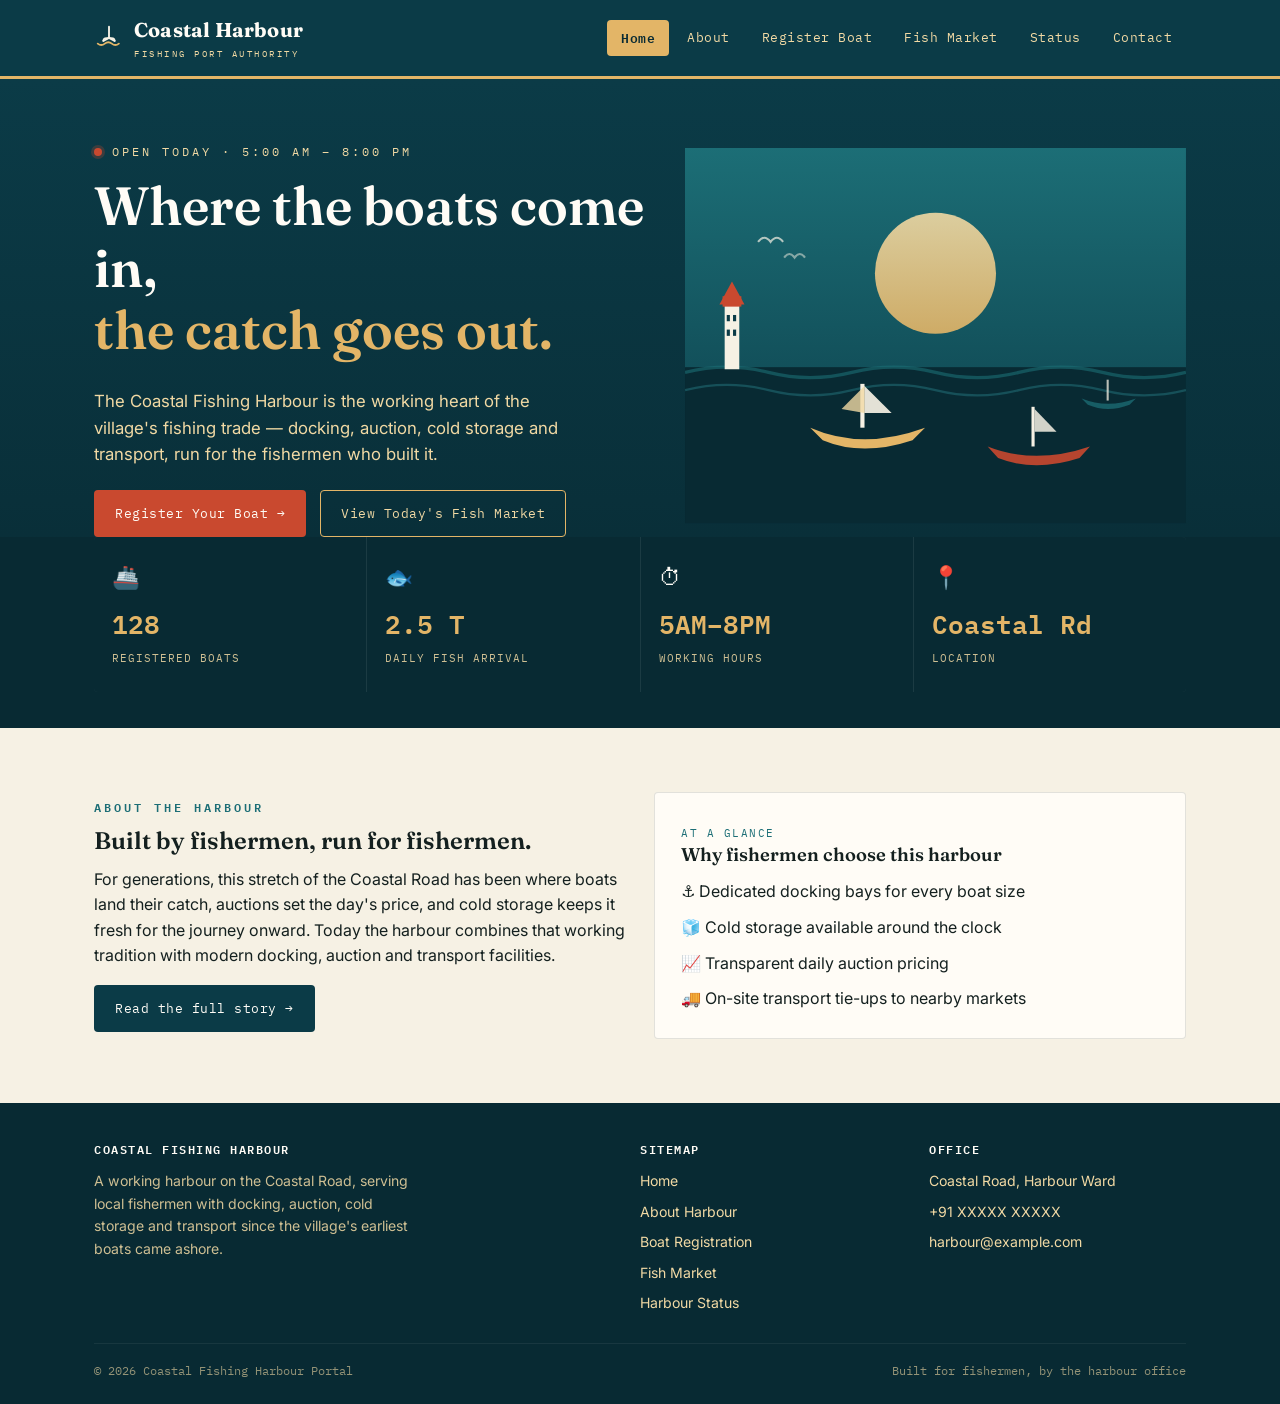
<file: index.html>
<!DOCTYPE html>
<html lang="en">
<head>
<meta charset="UTF-8">
<meta name="viewport" content="width=device-width, initial-scale=1.0">
<title>Coastal Fishing Harbour Portal</title>
<meta name="description" content="Official portal for the Coastal Fishing Harbour — boat registration, daily fish market prices, and live harbour status.">
<link rel="stylesheet" href="style.css">
</head>
<body>

<header class="site-header" id="site-header"></header>

<section class="hero">
  <div class="hero-inner">
    <div>
      <span class="hero-eyebrow">Open today &middot; 5:00 AM – 8:00 PM</span>
      <h1>Where the boats come in,<br><em>the catch goes out.</em></h1>
      <p class="lead">The Coastal Fishing Harbour is the working heart of the village's fishing trade — docking, auction, cold storage and transport, run for the fishermen who built it.</p>
      <div class="hero-ctas">
        <a href="register.html" class="btn btn-primary">Register Your Boat &rarr;</a>
        <a href="market.html" class="btn btn-outline">View Today's Fish Market</a>
      </div>
    </div>
    <div>
      <!-- Hero illustration: harbour at golden hour -->
      <svg class="hero-art" viewBox="0 0 480 360" xmlns="http://www.w3.org/2000/svg">
        <defs>
          <linearGradient id="sky" x1="0" y1="0" x2="0" y2="1">
            <stop offset="0%" stop-color="#1C6E76"/>
            <stop offset="100%" stop-color="#0B3B47"/>
          </linearGradient>
          <linearGradient id="sun" x1="0" y1="0" x2="0" y2="1">
            <stop offset="0%" stop-color="#F1D9A4"/>
            <stop offset="100%" stop-color="#E3B567"/>
          </linearGradient>
        </defs>
        <rect width="480" height="360" fill="url(#sky)"/>
        <circle cx="240" cy="120" r="58" fill="url(#sun)" opacity="0.9"/>
        <!-- distant water bands -->
        <rect y="210" width="480" height="150" fill="#082A33"/>
        <path d="M0 215 Q40 205 80 215 T160 215 T240 215 T320 215 T400 215 T480 215" stroke="#1C6E76" stroke-width="3" fill="none" opacity="0.6"/>
        <path d="M0 232 Q40 222 80 232 T160 232 T240 232 T320 232 T400 232 T480 232" stroke="#2C8A92" stroke-width="2" fill="none" opacity="0.4"/>
        <!-- lighthouse -->
        <g>
          <rect x="38" y="150" width="14" height="62" fill="#F6F1E4"/>
          <rect x="36" y="142" width="18" height="10" fill="#C9492F"/>
          <polygon points="33,150 57,150 45,128" fill="#C9492F"/>
          <rect x="40" y="160" width="3" height="6" fill="#0B3B47"/>
          <rect x="46" y="160" width="3" height="6" fill="#0B3B47"/>
          <rect x="40" y="174" width="3" height="6" fill="#0B3B47"/>
          <rect x="46" y="174" width="3" height="6" fill="#0B3B47"/>
        </g>
        <!-- boat 1 (foreground) -->
        <g>
          <path d="M120 268 Q170 290 230 268 L218 280 Q170 296 132 280 Z" fill="#E3B567"/>
          <rect x="168" y="226" width="4" height="42" fill="#F6F1E4"/>
          <path d="M172 228 L172 254 L198 254 Z" fill="#F6F1E4" opacity="0.92"/>
          <path d="M172 228 L172 254 L150 250 Z" fill="#F1D9A4" opacity="0.8"/>
        </g>
        <!-- boat 2 -->
        <g>
          <path d="M290 286 Q335 304 388 286 L378 297 Q335 311 300 297 Z" fill="#C9492F" opacity="0.9"/>
          <rect x="332" y="248" width="3" height="38" fill="#F6F1E4"/>
          <path d="M335 250 L335 272 L356 272 Z" fill="#F6F1E4" opacity="0.85"/>
        </g>
        <!-- boat 3 (small, distant) -->
        <g opacity="0.75">
          <path d="M380 240 Q405 250 432 240 L426 246 Q405 254 386 246 Z" fill="#1C6E76"/>
          <rect x="404" y="222" width="2" height="20" fill="#F6F1E4"/>
        </g>
        <!-- gulls -->
        <path d="M70 90 q6 -8 12 0 q6 -8 12 0" stroke="#F6F1E4" stroke-width="2" fill="none" opacity="0.7"/>
        <path d="M95 105 q5 -7 10 0 q5 -7 10 0" stroke="#F6F1E4" stroke-width="2" fill="none" opacity="0.5"/>
      </svg>
    </div>
  </div>

  <div class="stat-strip">
    <div class="container">
      <div class="stat-grid">
        <div class="stat-card">
          <span class="stat-icon">🚢</span>
          <span class="stat-value mono">128</span>
          <span class="stat-label">Registered Boats</span>
        </div>
        <div class="stat-card">
          <span class="stat-icon">🐟</span>
          <span class="stat-value mono">2.5 T</span>
          <span class="stat-label">Daily Fish Arrival</span>
        </div>
        <div class="stat-card">
          <span class="stat-icon">⏱</span>
          <span class="stat-value mono">5AM–8PM</span>
          <span class="stat-label">Working Hours</span>
        </div>
        <div class="stat-card">
          <span class="stat-icon">📍</span>
          <span class="stat-value mono">Coastal Rd</span>
          <span class="stat-label">Location</span>
        </div>
      </div>
    </div>
  </div>
</section>

<section class="section">
  <div class="container grid-2" style="align-items:center;">
    <div>
      <span class="section-eyebrow">About the harbour</span>
      <h2>Built by fishermen, run for fishermen.</h2>
      <p>For generations, this stretch of the Coastal Road has been where boats land their catch, auctions set the day's price, and cold storage keeps it fresh for the journey onward. Today the harbour combines that working tradition with modern docking, auction and transport facilities.</p>
      <a href="about.html" class="btn btn-dark">Read the full story &rarr;</a>
    </div>
    <div class="card">
      <span class="card-tag">At a glance</span>
      <h3>Why fishermen choose this harbour</h3>
      <ul style="list-style:none; padding:0; margin:14px 0 0; display:flex; flex-direction:column; gap:10px;">
        <li>⚓ Dedicated docking bays for every boat size</li>
        <li>🧊 Cold storage available around the clock</li>
        <li>📈 Transparent daily auction pricing</li>
        <li>🚚 On-site transport tie-ups to nearby markets</li>
      </ul>
    </div>
  </div>
</section>

<footer class="site-footer" id="site-footer"></footer>
<script src="script.js"></script>
</body>
</html>
</file>
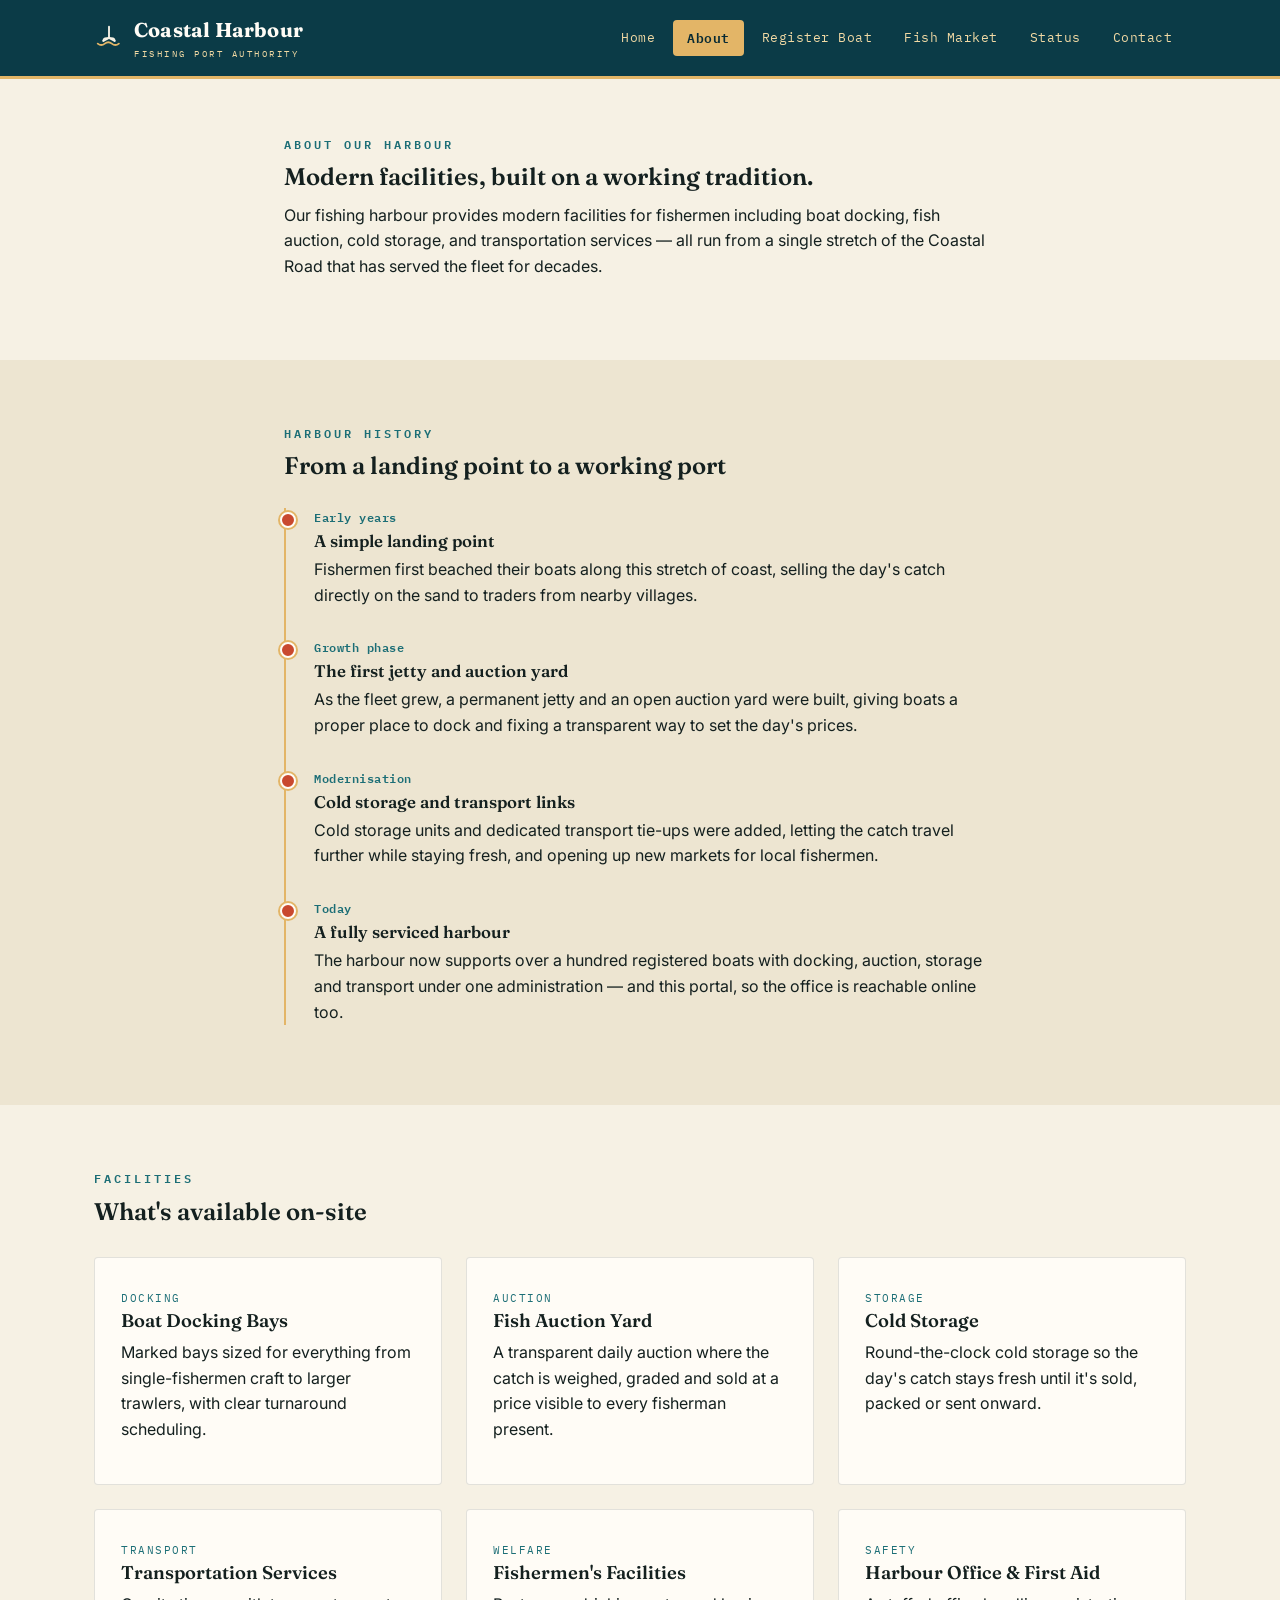
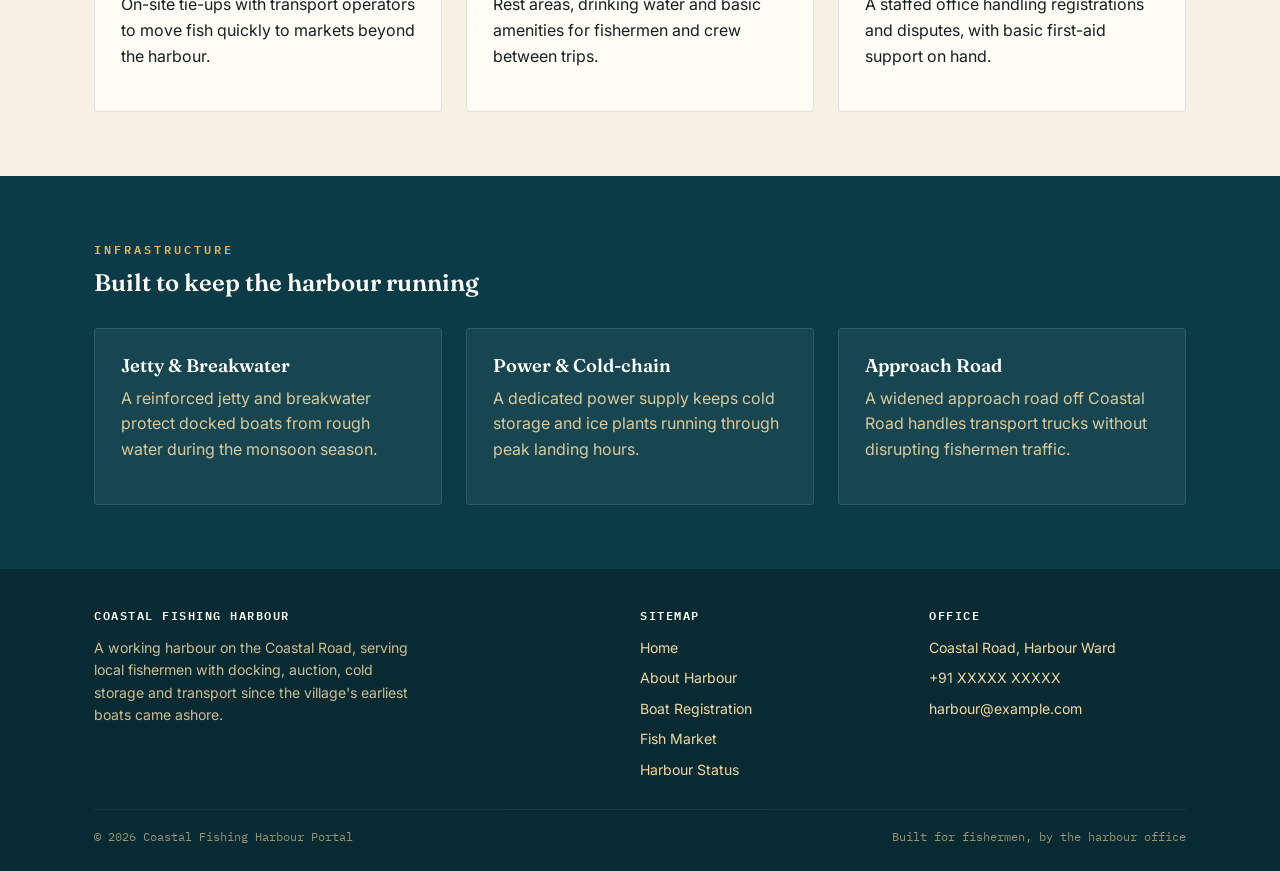
<file: about.html>
<!DOCTYPE html>
<html lang="en">
<head>
<meta charset="UTF-8">
<meta name="viewport" content="width=device-width, initial-scale=1.0">
<title>About the Harbour — Coastal Fishing Harbour Portal</title>
<link rel="stylesheet" href="style.css">
</head>
<body>

<header class="site-header" id="site-header"></header>

<section class="section" style="padding-top:56px;">
  <div class="container" style="max-width:760px;">
    <span class="section-eyebrow">About our harbour</span>
    <h2>Modern facilities, built on a working tradition.</h2>
    <p>Our fishing harbour provides modern facilities for fishermen including boat docking, fish auction, cold storage, and transportation services — all run from a single stretch of the Coastal Road that has served the fleet for decades.</p>
  </div>
</section>

<section class="section bg-card">
  <div class="container" style="max-width:760px;">
    <span class="section-eyebrow">Harbour history</span>
    <h2 class="mt-32" style="margin-top:0;">From a landing point to a working port</h2>
    <div class="timeline" style="margin-top:28px;">
      <div class="timeline-item">
        <div class="timeline-year">Early years</div>
        <h3 style="font-size:1.05rem; margin:4px 0 6px;">A simple landing point</h3>
        <p>Fishermen first beached their boats along this stretch of coast, selling the day's catch directly on the sand to traders from nearby villages.</p>
      </div>
      <div class="timeline-item">
        <div class="timeline-year">Growth phase</div>
        <h3 style="font-size:1.05rem; margin:4px 0 6px;">The first jetty and auction yard</h3>
        <p>As the fleet grew, a permanent jetty and an open auction yard were built, giving boats a proper place to dock and fixing a transparent way to set the day's prices.</p>
      </div>
      <div class="timeline-item">
        <div class="timeline-year">Modernisation</div>
        <h3 style="font-size:1.05rem; margin:4px 0 6px;">Cold storage and transport links</h3>
        <p>Cold storage units and dedicated transport tie-ups were added, letting the catch travel further while staying fresh, and opening up new markets for local fishermen.</p>
      </div>
      <div class="timeline-item">
        <div class="timeline-year">Today</div>
        <h3 style="font-size:1.05rem; margin:4px 0 6px;">A fully serviced harbour</h3>
        <p>The harbour now supports over a hundred registered boats with docking, auction, storage and transport under one administration — and this portal, so the office is reachable online too.</p>
      </div>
    </div>
  </div>
</section>

<section class="section">
  <div class="container">
    <span class="section-eyebrow">Facilities</span>
    <h2>What's available on-site</h2>
    <div class="grid-3 mt-32">
      <div class="card">
        <span class="card-tag">Docking</span>
        <h3>Boat Docking Bays</h3>
        <p>Marked bays sized for everything from single-fishermen craft to larger trawlers, with clear turnaround scheduling.</p>
      </div>
      <div class="card">
        <span class="card-tag">Auction</span>
        <h3>Fish Auction Yard</h3>
        <p>A transparent daily auction where the catch is weighed, graded and sold at a price visible to every fisherman present.</p>
      </div>
      <div class="card">
        <span class="card-tag">Storage</span>
        <h3>Cold Storage</h3>
        <p>Round-the-clock cold storage so the day's catch stays fresh until it's sold, packed or sent onward.</p>
      </div>
      <div class="card">
        <span class="card-tag">Transport</span>
        <h3>Transportation Services</h3>
        <p>On-site tie-ups with transport operators to move fish quickly to markets beyond the harbour.</p>
      </div>
      <div class="card">
        <span class="card-tag">Welfare</span>
        <h3>Fishermen's Facilities</h3>
        <p>Rest areas, drinking water and basic amenities for fishermen and crew between trips.</p>
      </div>
      <div class="card">
        <span class="card-tag">Safety</span>
        <h3>Harbour Office &amp; First Aid</h3>
        <p>A staffed office handling registrations and disputes, with basic first-aid support on hand.</p>
      </div>
    </div>
  </div>
</section>

<section class="section bg-deep">
  <div class="container">
    <span class="section-eyebrow">Infrastructure</span>
    <h2>Built to keep the harbour running</h2>
    <div class="grid-3 mt-32">
      <div class="card" style="background:rgba(255,255,255,0.05); border-color:rgba(255,255,255,0.12); color:#fff;">
        <h3 style="color:#fff;">Jetty &amp; Breakwater</h3>
        <p style="color:#F1D9A4; opacity:.9;">A reinforced jetty and breakwater protect docked boats from rough water during the monsoon season.</p>
      </div>
      <div class="card" style="background:rgba(255,255,255,0.05); border-color:rgba(255,255,255,0.12); color:#fff;">
        <h3 style="color:#fff;">Power &amp; Cold-chain</h3>
        <p style="color:#F1D9A4; opacity:.9;">A dedicated power supply keeps cold storage and ice plants running through peak landing hours.</p>
      </div>
      <div class="card" style="background:rgba(255,255,255,0.05); border-color:rgba(255,255,255,0.12); color:#fff;">
        <h3 style="color:#fff;">Approach Road</h3>
        <p style="color:#F1D9A4; opacity:.9;">A widened approach road off Coastal Road handles transport trucks without disrupting fishermen traffic.</p>
      </div>
    </div>
  </div>
</section>

<footer class="site-footer" id="site-footer"></footer>
<script src="script.js"></script>
</body>
</html>
</file>
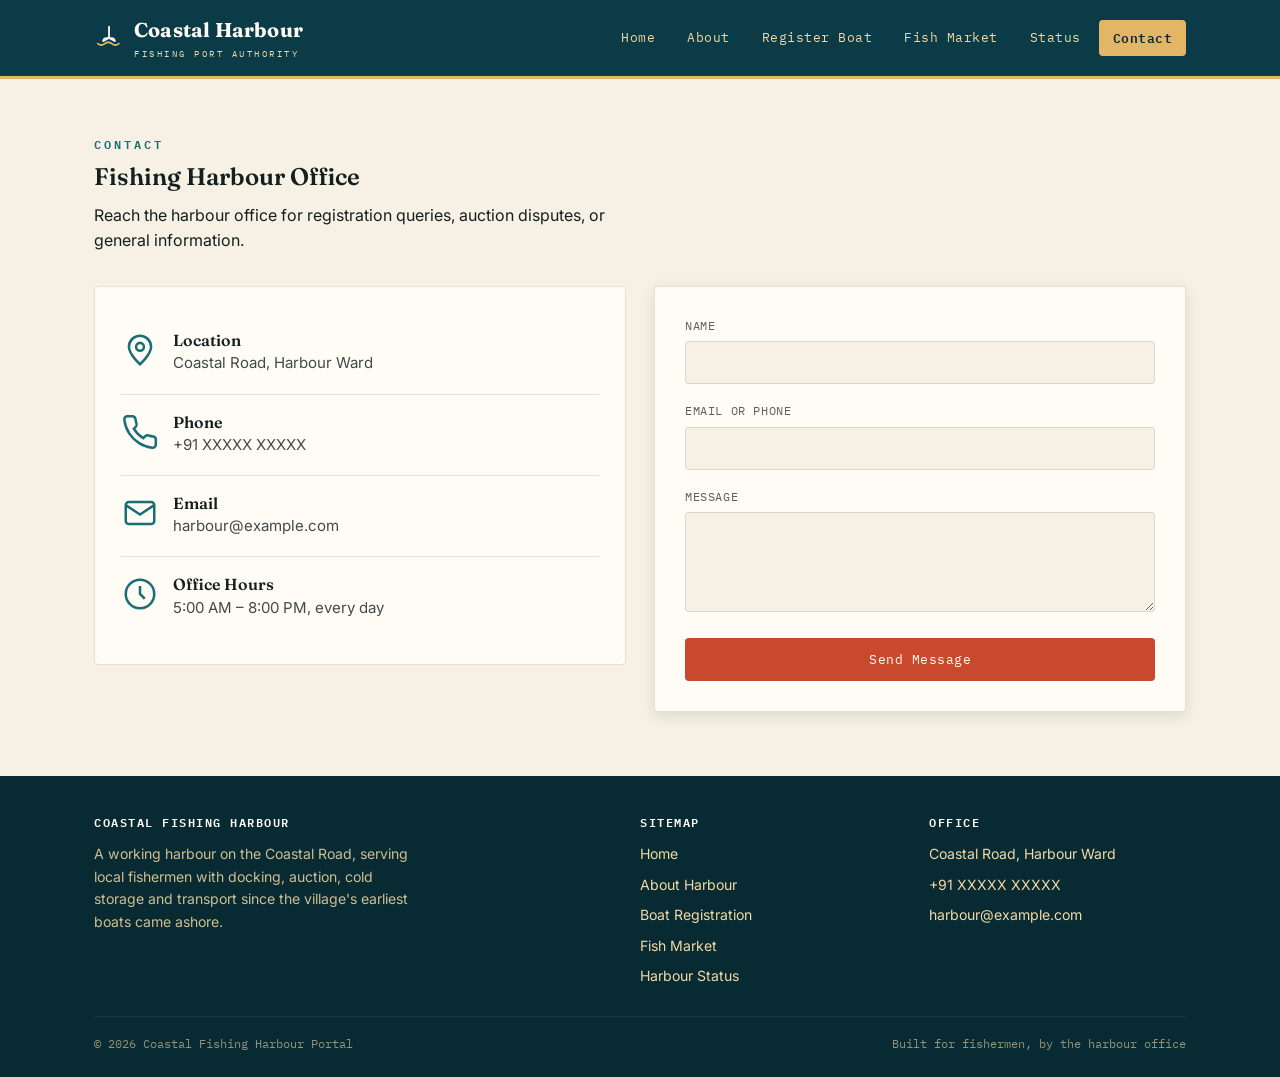
<file: contact.html>
<!DOCTYPE html>
<html lang="en">
<head>
<meta charset="UTF-8">
<meta name="viewport" content="width=device-width, initial-scale=1.0">
<title>Contact — Coastal Fishing Harbour Portal</title>
<link rel="stylesheet" href="style.css">
</head>
<body>

<header class="site-header" id="site-header"></header>

<section class="section" style="padding-top:56px;">
  <div class="container">
    <span class="section-eyebrow">Contact</span>
    <h2>Fishing Harbour Office</h2>
    <p style="max-width:560px;">Reach the harbour office for registration queries, auction disputes, or general information.</p>

    <div class="grid-2 mt-32" style="align-items:flex-start;">
      <div class="card">
        <div class="contact-card">
          <svg class="contact-icon" viewBox="0 0 24 24" fill="none" stroke="currentColor" stroke-width="1.6"><path d="M12 21s-7-6.2-7-11a7 7 0 1 1 14 0c0 4.8-7 11-7 11z"/><circle cx="12" cy="10" r="2.5"/></svg>
          <div>
            <h4>Location</h4>
            <p>Coastal Road, Harbour Ward</p>
          </div>
        </div>
        <div class="contact-card">
          <svg class="contact-icon" viewBox="0 0 24 24" fill="none" stroke="currentColor" stroke-width="1.6"><path d="M22 16.92v3a2 2 0 0 1-2.18 2 19.79 19.79 0 0 1-8.63-3.07 19.5 19.5 0 0 1-6-6 19.79 19.79 0 0 1-3.07-8.67A2 2 0 0 1 4.11 2h3a2 2 0 0 1 2 1.72c.13.99.36 1.97.67 2.91a2 2 0 0 1-.45 2.11L8.09 9.91a16 16 0 0 0 6 6l1.27-1.27a2 2 0 0 1 2.11-.45c.94.31 1.92.54 2.91.67A2 2 0 0 1 22 16.92z"/></svg>
          <div>
            <h4>Phone</h4>
            <p>+91 XXXXX XXXXX</p>
          </div>
        </div>
        <div class="contact-card">
          <svg class="contact-icon" viewBox="0 0 24 24" fill="none" stroke="currentColor" stroke-width="1.6"><rect x="3" y="5" width="18" height="14" rx="2"/><path d="M3 7l9 6 9-6"/></svg>
          <div>
            <h4>Email</h4>
            <p>harbour@example.com</p>
          </div>
        </div>
        <div class="contact-card">
          <svg class="contact-icon" viewBox="0 0 24 24" fill="none" stroke="currentColor" stroke-width="1.6"><circle cx="12" cy="12" r="9"/><path d="M12 7v5l3 3"/></svg>
          <div>
            <h4>Office Hours</h4>
            <p>5:00 AM – 8:00 PM, every day</p>
          </div>
        </div>
      </div>

      <div class="logbook" style="padding:30px;">
        <div class="confirm-banner" id="contactConfirm">
          <span style="font-size:1.3rem;">✅</span>
          <div><strong>Message sent.</strong><span style="opacity:.8;">The harbour office will get back to you shortly.</span></div>
        </div>
        <form id="contactForm" novalidate>
          <div class="field">
            <label for="cName">Name</label>
            <input type="text" id="cName" name="cName" required>
          </div>
          <div class="field">
            <label for="cContact">Email or Phone</label>
            <input type="text" id="cContact" name="cContact" required>
          </div>
          <div class="field">
            <label for="cMessage">Message</label>
            <textarea id="cMessage" name="cMessage" rows="4" required></textarea>
          </div>
          <button type="submit" class="btn btn-primary" style="width:100%; justify-content:center;">Send Message</button>
        </form>
      </div>
    </div>
  </div>
</section>

<footer class="site-footer" id="site-footer"></footer>
<script src="script.js"></script>
</body>
</html>
</file>
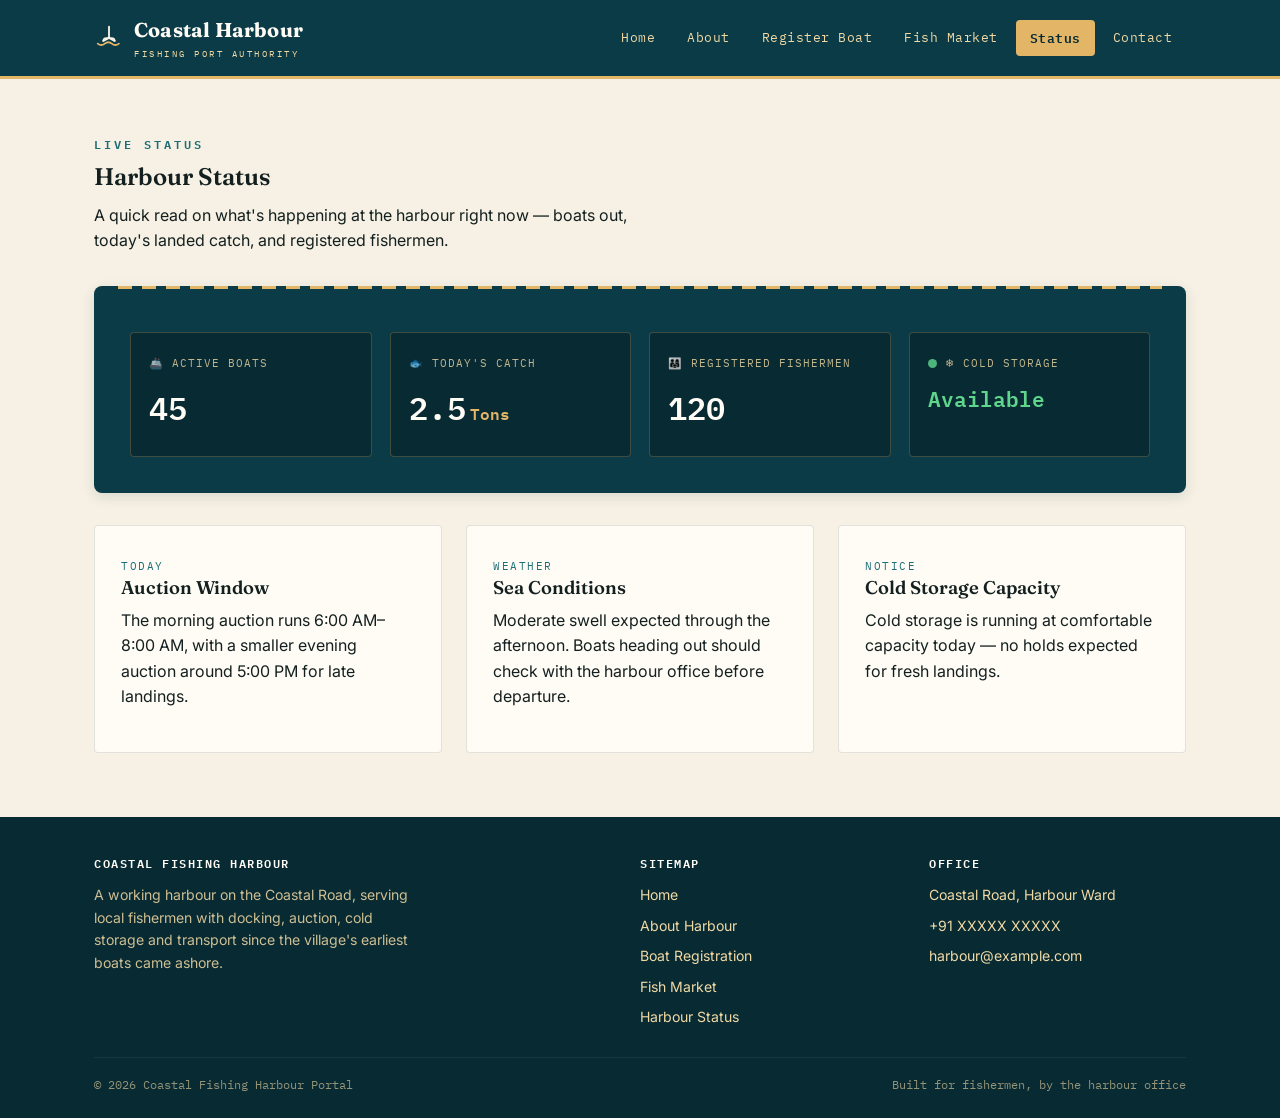
<file: dashboard.html>
<!DOCTYPE html>
<html lang="en">
<head>
<meta charset="UTF-8">
<meta name="viewport" content="width=device-width, initial-scale=1.0">
<title>Harbour Status — Coastal Fishing Harbour Portal</title>
<link rel="stylesheet" href="style.css">
</head>
<body>

<header class="site-header" id="site-header"></header>

<section class="section" style="padding-top:56px;">
  <div class="container">
    <span class="section-eyebrow">Live status</span>
    <h2>Harbour Status</h2>
    <p style="max-width:560px;">A quick read on what's happening at the harbour right now — boats out, today's landed catch, and registered fishermen.</p>

    <div class="panel mt-32">
      <div class="panel-strip"></div>
      <div class="panel-grid">
        <div class="gauge">
          <span class="gauge-label">🚢 Active Boats</span>
          <span class="gauge-value"><span data-countto="45">0</span></span>
        </div>
        <div class="gauge">
          <span class="gauge-label">🐟 Today's Catch</span>
          <span class="gauge-value"><span data-countto="2.5" data-decimals="1">0</span><span class="gauge-unit">Tons</span></span>
        </div>
        <div class="gauge">
          <span class="gauge-label">👨‍👩‍👧 Registered Fishermen</span>
          <span class="gauge-value"><span data-countto="120">0</span></span>
        </div>
        <div class="gauge">
          <span class="gauge-label"><span class="pulse-dot"></span> ❄ Cold Storage</span>
          <span class="gauge-value" style="font-size:1.3rem; color:#5FD68C;">Available</span>
        </div>
      </div>
    </div>

    <div class="grid-3 mt-32">
      <div class="card">
        <span class="card-tag">Today</span>
        <h3>Auction Window</h3>
        <p>The morning auction runs 6:00 AM–8:00 AM, with a smaller evening auction around 5:00 PM for late landings.</p>
      </div>
      <div class="card">
        <span class="card-tag">Weather</span>
        <h3>Sea Conditions</h3>
        <p>Moderate swell expected through the afternoon. Boats heading out should check with the harbour office before departure.</p>
      </div>
      <div class="card">
        <span class="card-tag">Notice</span>
        <h3>Cold Storage Capacity</h3>
        <p>Cold storage is running at comfortable capacity today — no holds expected for fresh landings.</p>
      </div>
    </div>
  </div>
</section>

<footer class="site-footer" id="site-footer"></footer>
<script src="script.js"></script>
</body>
</html>
</file>
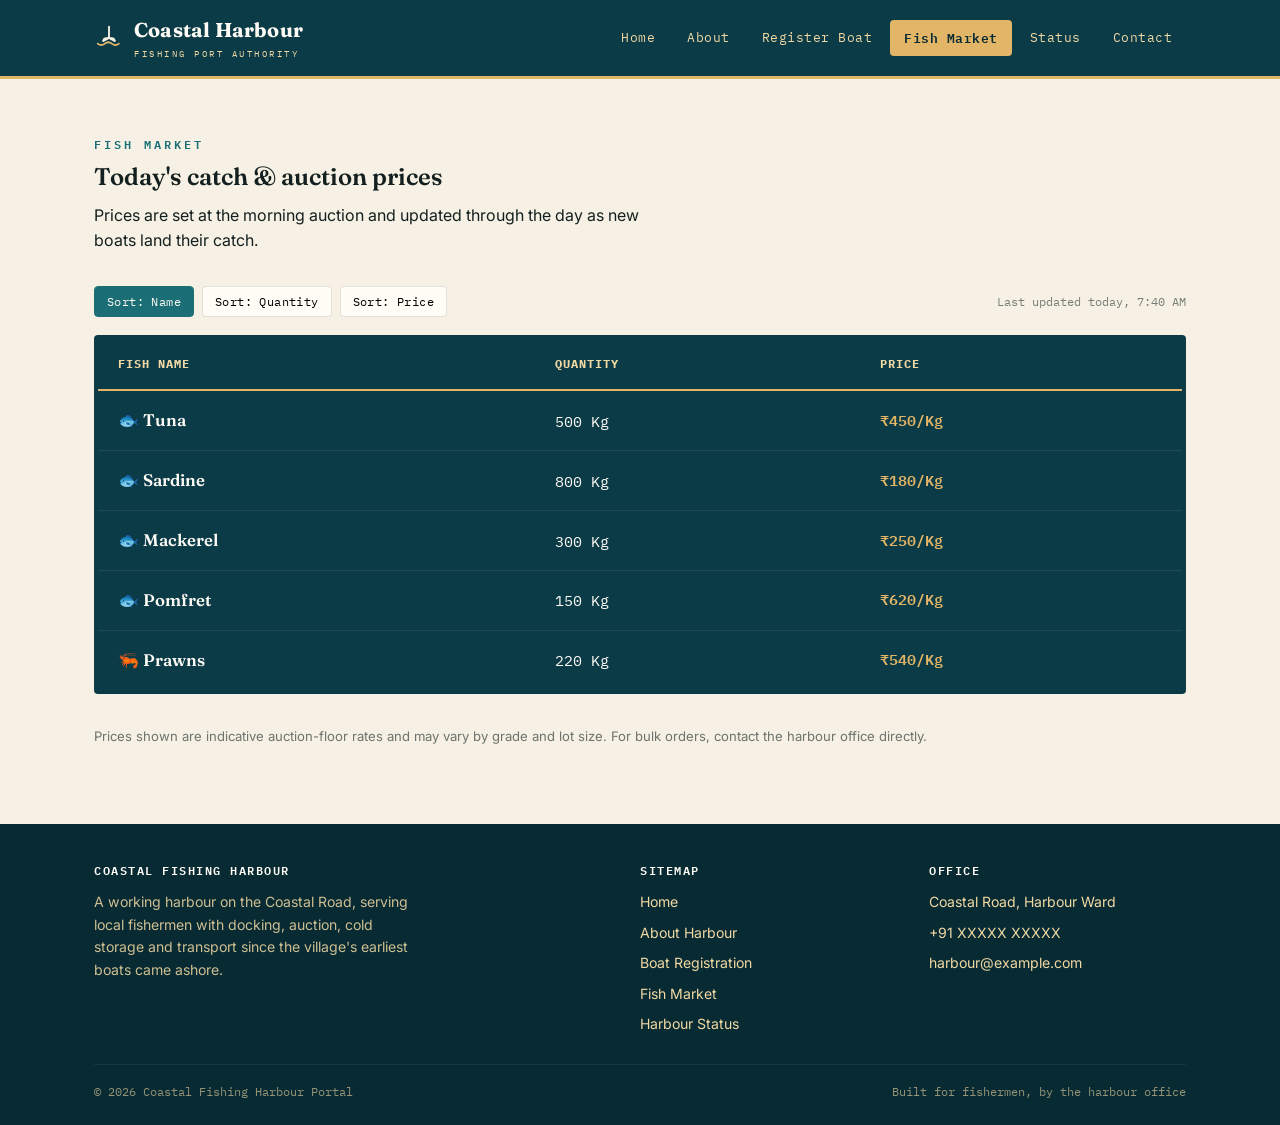
<file: market.html>
<!DOCTYPE html>
<html lang="en">
<head>
<meta charset="UTF-8">
<meta name="viewport" content="width=device-width, initial-scale=1.0">
<title>Fish Market — Coastal Fishing Harbour Portal</title>
<link rel="stylesheet" href="style.css">
</head>
<body>

<header class="site-header" id="site-header"></header>

<section class="section" style="padding-top:56px;">
  <div class="container">
    <span class="section-eyebrow">Fish market</span>
    <h2>Today's catch &amp; auction prices</h2>
    <p style="max-width:560px;">Prices are set at the morning auction and updated through the day as new boats land their catch.</p>

    <div class="market-toolbar mt-32">
      <div class="sort-btns">
        <button data-sort="name" class="active">Sort: Name</button>
        <button data-sort="qty">Sort: Quantity</button>
        <button data-sort="price">Sort: Price</button>
      </div>
      <span class="updated-tag">Last updated today, 7:40 AM</span>
    </div>

    <div class="market-table-wrap">
      <table class="market-table">
        <thead>
          <tr><th>Fish Name</th><th>Quantity</th><th>Price</th></tr>
        </thead>
        <tbody id="marketTableBody">
          <tr data-name="Tuna" data-qty="500" data-price="450">
            <td class="fish-name">🐟 Tuna</td>
            <td class="qty mono">500 Kg</td>
            <td class="price mono">₹450/Kg</td>
          </tr>
          <tr data-name="Sardine" data-qty="800" data-price="180">
            <td class="fish-name">🐟 Sardine</td>
            <td class="qty mono">800 Kg</td>
            <td class="price mono">₹180/Kg</td>
          </tr>
          <tr data-name="Mackerel" data-qty="300" data-price="250">
            <td class="fish-name">🐟 Mackerel</td>
            <td class="qty mono">300 Kg</td>
            <td class="price mono">₹250/Kg</td>
          </tr>
          <tr data-name="Pomfret" data-qty="150" data-price="620">
            <td class="fish-name">🐟 Pomfret</td>
            <td class="qty mono">150 Kg</td>
            <td class="price mono">₹620/Kg</td>
          </tr>
          <tr data-name="Prawns" data-qty="220" data-price="540">
            <td class="fish-name">🦐 Prawns</td>
            <td class="qty mono">220 Kg</td>
            <td class="price mono">₹540/Kg</td>
          </tr>
        </tbody>
      </table>
    </div>

    <p class="form-note mt-32">Prices shown are indicative auction-floor rates and may vary by grade and lot size. For bulk orders, contact the harbour office directly.</p>
  </div>
</section>

<footer class="site-footer" id="site-footer"></footer>
<script src="script.js"></script>
</body>
</html>
</file>
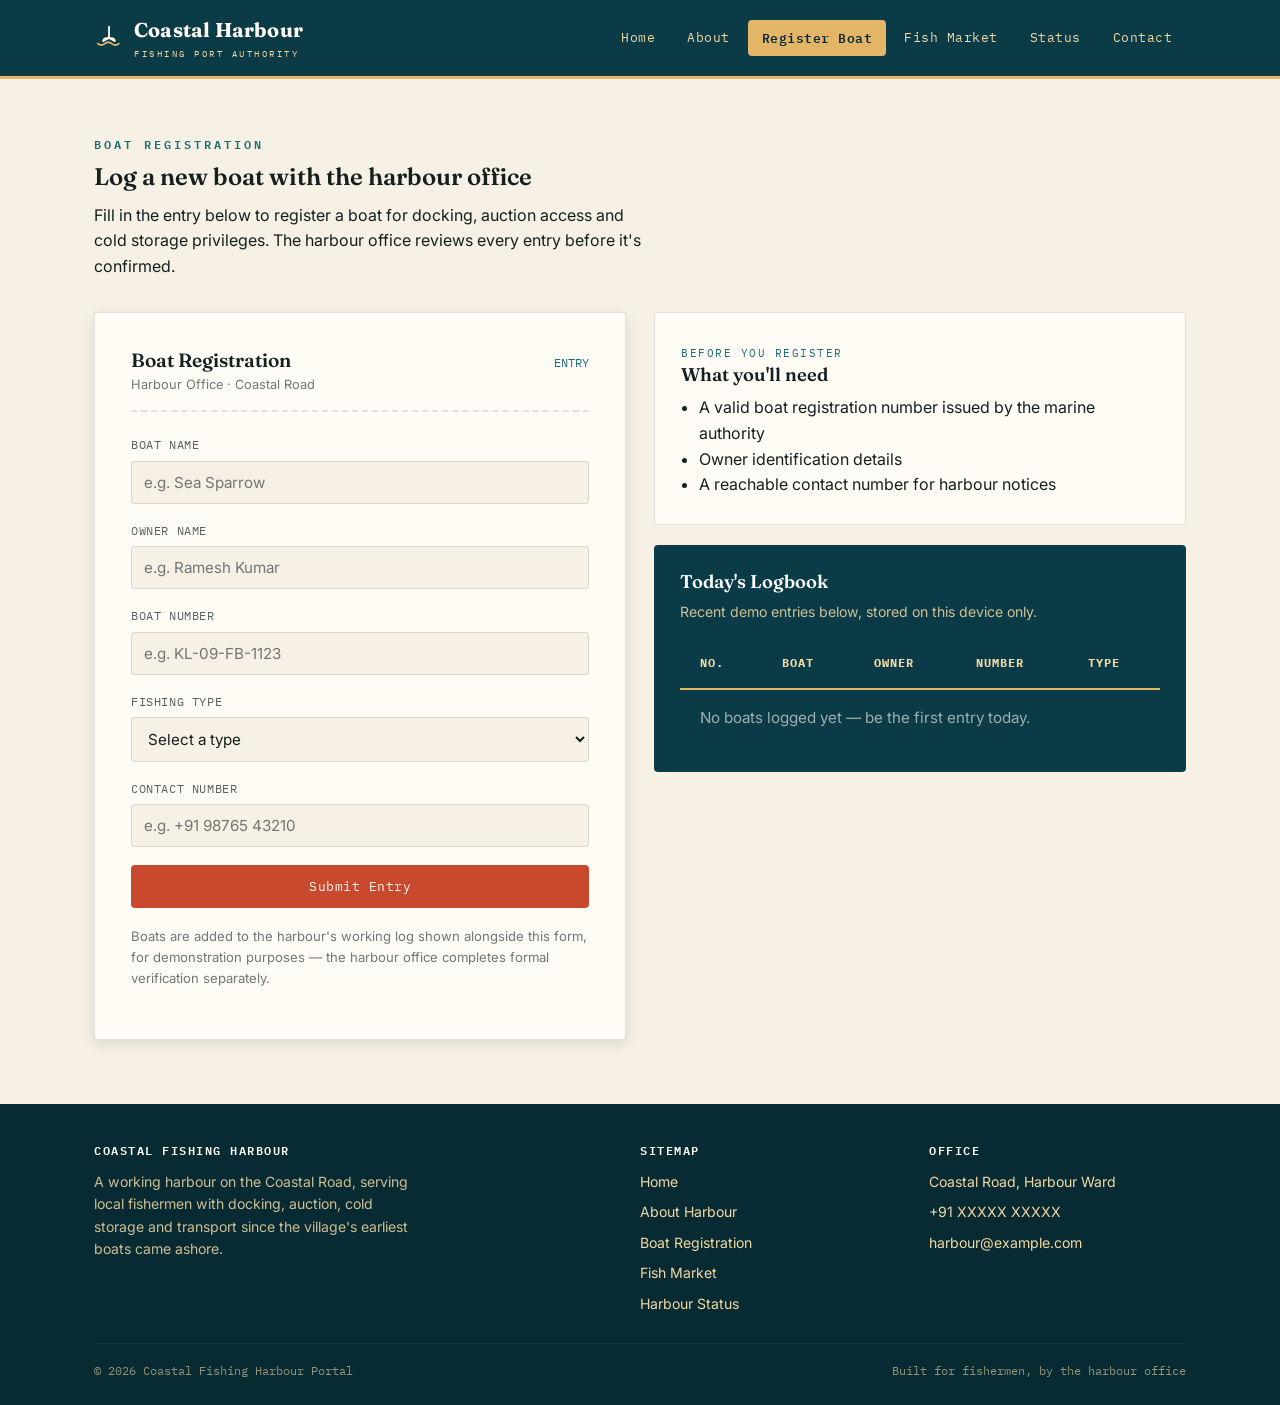
<file: register.html>
<!DOCTYPE html>
<html lang="en">
<head>
<meta charset="UTF-8">
<meta name="viewport" content="width=device-width, initial-scale=1.0">
<title>Boat Registration — Coastal Fishing Harbour Portal</title>
<link rel="stylesheet" href="style.css">
</head>
<body>

<header class="site-header" id="site-header"></header>

<section class="section" style="padding-top:56px;">
  <div class="container">
    <span class="section-eyebrow">Boat registration</span>
    <h2>Log a new boat with the harbour office</h2>
    <p style="max-width:560px;">Fill in the entry below to register a boat for docking, auction access and cold storage privileges. The harbour office reviews every entry before it's confirmed.</p>

    <div class="grid-2 mt-32" style="align-items:flex-start;">
      <div class="logbook">
        <div class="logbook-head">
          <div>
            <h3 style="margin:0; font-size:1.2rem;">Boat Registration</h3>
            <span style="font-size:.8rem; opacity:.6;">Harbour Office &middot; Coastal Road</span>
          </div>
          <span class="entry-no mono">ENTRY</span>
        </div>

        <div class="confirm-banner" id="confirmBanner">
          <span style="font-size:1.3rem;">✅</span>
          <div>
            <strong>Boat logged successfully.</strong>
            <span style="opacity:.8;">The harbour office will confirm your registration shortly.</span>
          </div>
        </div>

        <form id="boatForm" novalidate>
          <div class="field">
            <label for="boatName">Boat Name</label>
            <input type="text" id="boatName" name="boatName" placeholder="e.g. Sea Sparrow" autocomplete="off">
            <span class="error-msg">Enter the boat's name.</span>
          </div>
          <div class="field">
            <label for="owner">Owner Name</label>
            <input type="text" id="owner" name="owner" placeholder="e.g. Ramesh Kumar" autocomplete="off">
            <span class="error-msg">Enter the owner's name.</span>
          </div>
          <div class="field">
            <label for="boatNumber">Boat Number</label>
            <input type="text" id="boatNumber" name="boatNumber" placeholder="e.g. KL-09-FB-1123" autocomplete="off">
            <span class="error-msg">Enter the registration number.</span>
          </div>
          <div class="field">
            <label for="fishingType">Fishing Type</label>
            <select id="fishingType" name="fishingType">
              <option value="">Select a type</option>
              <option value="Trawling">Trawling</option>
              <option value="Gillnet">Gillnet</option>
              <option value="Hook & Line">Hook &amp; Line</option>
              <option value="Purse Seine">Purse Seine</option>
              <option value="Traditional Country Boat">Traditional Country Boat</option>
            </select>
            <span class="error-msg">Select a fishing type.</span>
          </div>
          <div class="field">
            <label for="contact">Contact Number</label>
            <input type="tel" id="contact" name="contact" placeholder="e.g. +91 98765 43210" autocomplete="off">
            <span class="error-msg">Enter a valid contact number.</span>
          </div>
          <button type="submit" class="btn btn-primary" style="width:100%; justify-content:center;">Submit Entry</button>
          <p class="form-note">Boats are added to the harbour's working log shown alongside this form, for demonstration purposes — the harbour office completes formal verification separately.</p>
        </form>
      </div>

      <div>
        <div class="card" style="margin-bottom:20px;">
          <span class="card-tag">Before you register</span>
          <h3>What you'll need</h3>
          <ul style="margin:10px 0 0; padding-left:18px;">
            <li>A valid boat registration number issued by the marine authority</li>
            <li>Owner identification details</li>
            <li>A reachable contact number for harbour notices</li>
          </ul>
        </div>
        <div class="card" style="background:var(--navy); color:#fff; border:none;">
          <h3 style="color:#fff;">Today's Logbook</h3>
          <p style="color:#F1D9A4; opacity:.85; font-size:.88rem;">Recent demo entries below, stored on this device only.</p>
          <div style="overflow-x:auto;">
            <table class="market-table" style="min-width:0;">
              <thead><tr><th>No.</th><th>Boat</th><th>Owner</th><th>Number</th><th>Type</th></tr></thead>
              <tbody id="logTableBody"></tbody>
            </table>
          </div>
        </div>
      </div>
    </div>
  </div>
</section>

<footer class="site-footer" id="site-footer"></footer>
<script src="script.js"></script>
</body>
</html>
</file>
<file: style.css>
/* ===========================================================
   Coastal Fishing Harbour Portal — Stylesheet
   Design language: "harbour ledger" — ship's-log instrumentation
   meets a working dockside market. Warm sand & rope tones against
   deep tide-navy, mono numerals for anything that's a reading.
   =========================================================== */

@import url('https://fonts.googleapis.com/css2?family=Fraunces:opsz,wght@9..144,400;9..144,600;9..144,700&family=Inter:wght@400;500;600&family=IBM+Plex+Mono:wght@400;500;600&display=swap');

:root{
  /* Color tokens */
  --ink:        #14201F;   /* near-black text */
  --navy:       #0B3B47;   /* deep tide navy — headers, footer */
  --navy-dark:  #082A33;
  --teal:       #1C6E76;   /* primary working color */
  --teal-light: #2C8A92;
  --sand:       #E3B567;   /* rope / sand accent */
  --sand-light: #F1D9A4;
  --coral:      #C9492F;   /* buoy red — alerts, CTA */
  --foam:       #F6F1E4;   /* page background */
  --foam-deep:  #EDE5D1;
  --line:       rgba(20,32,31,0.12);
  --white:      #FFFCF6;

  /* Type */
  --font-display: 'Fraunces', serif;
  --font-body:    'Inter', system-ui, sans-serif;
  --font-mono:    'IBM Plex Mono', monospace;

  --radius: 4px;
  --shadow: 0 4px 14px rgba(8,42,51,0.12);
}

*{ box-sizing: border-box; }
html{ scroll-behavior: smooth; }
body{
  margin:0;
  font-family: var(--font-body);
  color: var(--ink);
  background: var(--foam);
  line-height: 1.6;
}
img{ max-width:100%; display:block; }
a{ color: inherit; text-decoration:none; }
ul{ margin:0; padding:0; }
h1,h2,h3,h4{ font-family: var(--font-display); margin:0 0 .5em; line-height:1.15; font-weight:600; }
p{ margin:0 0 1em; }
.mono{ font-family: var(--font-mono); }

:focus-visible{
  outline: 3px solid var(--coral);
  outline-offset: 2px;
}

.container{
  max-width: 1140px;
  margin: 0 auto;
  padding: 0 24px;
}

/* ---------- Header / Nav ("dock sign board") ---------- */
.site-header{
  background: var(--navy);
  border-bottom: 3px solid var(--sand);
  position: sticky;
  top:0;
  z-index: 50;
}
.nav-wrap{
  display:flex;
  align-items:center;
  justify-content:space-between;
  padding: 14px 24px;
  max-width: 1140px;
  margin: 0 auto;
}
.brand{
  display:flex;
  align-items:center;
  gap:10px;
  color: var(--white);
}
.brand-mark{ width:30px; height:30px; flex-shrink:0; }
.brand-text{
  font-family: var(--font-display);
  font-size: 1.25rem;
  font-weight:700;
  letter-spacing:.2px;
}
.brand-text small{
  display:block;
  font-family: var(--font-mono);
  font-size: .58rem;
  letter-spacing: 2.5px;
  color: var(--sand-light);
  font-weight:400;
  text-transform:uppercase;
  margin-top:1px;
}
.nav-links{
  display:flex;
  gap: 4px;
  list-style:none;
}
.nav-links a{
  display:block;
  color: var(--sand-light);
  font-family: var(--font-mono);
  font-size: .8rem;
  letter-spacing: .5px;
  padding: 8px 14px;
  border-radius: var(--radius);
  transition: background .15s, color .15s;
}
.nav-links a:hover{ background: rgba(255,255,255,0.08); color: var(--white); }
.nav-links a.active{ background: var(--sand); color: var(--navy-dark); font-weight:600; }
.nav-toggle{
  display:none;
  background:none; border:none; color:var(--white); cursor:pointer; padding:6px;
}
.nav-toggle svg{ width:26px; height:26px; }

@media (max-width: 800px){
  .nav-toggle{ display:block; }
  .nav-links{
    position:absolute; top:100%; left:0; right:0;
    flex-direction:column;
    background: var(--navy);
    border-bottom: 3px solid var(--sand);
    padding: 8px 24px 16px;
    display:none;
  }
  .nav-links.open{ display:flex; }
  .nav-links a{ padding:12px 8px; }
}

/* ---------- Tide-line divider (signature element) ---------- */
.tide-line{ display:block; width:100%; height:34px; }
.tide-line path{ fill: var(--foam); }
.tide-line.flip path{ fill: var(--navy); }
.tide-line.to-deep path{ fill: var(--navy); }
.tide-line.to-foam path{ fill: var(--foam); }

/* ---------- Hero ---------- */
.hero{
  background: linear-gradient(180deg, var(--navy) 0%, var(--navy-dark) 100%);
  color: var(--white);
  position:relative;
  overflow:hidden;
}
.hero-inner{
  max-width:1140px; margin:0 auto; padding: 64px 24px 0;
  display:grid; grid-template-columns: 1.1fr 1fr; gap: 40px; align-items:center;
}
.hero-eyebrow{
  font-family: var(--font-mono); letter-spacing:3px; text-transform:uppercase;
  font-size:.72rem; color: var(--sand-light); margin-bottom:14px; display:flex; align-items:center; gap:10px;
}
.hero-eyebrow::before{ content:""; width:8px;height:8px;border-radius:50%; background: var(--coral); display:inline-block; box-shadow:0 0 0 3px rgba(201,73,47,0.25); }
.hero h1{ font-size: clamp(2.2rem, 4.2vw, 3.4rem); color: var(--white); }
.hero h1 em{ color: var(--sand); font-style:normal; }
.hero p.lead{ font-size: 1.05rem; color: var(--sand-light); max-width: 480px; }
.hero-ctas{ display:flex; gap:14px; margin-top: 22px; flex-wrap:wrap; }
.hero-art{ width:100%; }

.btn{
  display:inline-flex; align-items:center; gap:8px;
  font-family: var(--font-mono); font-size:.82rem; letter-spacing:.5px;
  padding: 12px 20px; border-radius: var(--radius);
  border: 1.5px solid transparent; cursor:pointer; transition: transform .12s, box-shadow .12s;
}
.btn:hover{ transform: translateY(-1px); }
.btn-primary{ background: var(--coral); color: var(--white); }
.btn-primary:hover{ box-shadow: 0 6px 16px rgba(201,73,47,0.35); }
.btn-outline{ border-color: var(--sand); color: var(--sand-light); }
.btn-outline:hover{ background: rgba(227,181,103,0.1); }
.btn-dark{ background: var(--navy); color:var(--white); }
.btn-dark:hover{ box-shadow: 0 6px 16px rgba(11,59,71,0.3); }

/* ---------- Quick info / stat strip ---------- */
.stat-strip{
  background: var(--navy-dark);
  padding: 0 0 36px;
}
.stat-grid{
  display:grid; grid-template-columns: repeat(4,1fr); gap:1px;
  background: rgba(255,255,255,0.08);
  border-radius: var(--radius); overflow:hidden;
}
.stat-card{
  background: var(--navy-dark);
  padding: 22px 18px;
  color: var(--white);
}
.stat-card .stat-icon{ font-size:1.4rem; margin-bottom:8px; display:block; }
.stat-card .stat-value{ font-family: var(--font-mono); font-size:1.6rem; font-weight:600; color:var(--sand); display:block; }
.stat-card .stat-label{ font-family: var(--font-mono); font-size:.68rem; letter-spacing:1px; text-transform:uppercase; color: var(--sand-light); opacity:.85; }

@media (max-width: 800px){
  .hero-inner{ grid-template-columns:1fr; padding-top:40px; }
  .stat-grid{ grid-template-columns: repeat(2,1fr); }
}

/* ---------- Section scaffolding ---------- */
.section{ padding: 64px 0; }
.section.bg-deep{ background: var(--navy); color: var(--white); }
.section.bg-card{ background: var(--foam-deep); }
.section-head{ max-width: 640px; margin-bottom: 40px; }
.section-eyebrow{
  font-family: var(--font-mono); letter-spacing:3px; text-transform:uppercase;
  font-size:.72rem; color: var(--teal); margin-bottom:10px; display:block; font-weight:600;
}
.bg-deep .section-eyebrow{ color: var(--sand); }
.section-head h2{ font-size: clamp(1.7rem, 3vw, 2.3rem); }

.grid-3{ display:grid; grid-template-columns: repeat(3,1fr); gap: 24px; }
.grid-2{ display:grid; grid-template-columns: repeat(2,1fr); gap: 28px; }
@media (max-width: 800px){ .grid-3{ grid-template-columns:1fr; } .grid-2{ grid-template-columns:1fr; } }

.card{
  background: var(--white);
  border: 1px solid var(--line);
  border-radius: var(--radius);
  padding: 26px;
}
.card h3{ font-size:1.15rem; }
.card .card-tag{ font-family: var(--font-mono); font-size:.66rem; letter-spacing:1.5px; color: var(--teal); text-transform:uppercase; }

/* ---------- Timeline (About > History — genuine sequence) ---------- */
.timeline{ position:relative; padding-left: 28px; border-left: 2px solid var(--sand); }
.timeline-item{ position:relative; margin-bottom: 30px; }
.timeline-item:last-child{ margin-bottom:0; }
.timeline-item::before{
  content:""; position:absolute; left:-34px; top:4px;
  width:12px; height:12px; border-radius:50%;
  background: var(--coral); border:2px solid var(--white); box-shadow:0 0 0 2px var(--sand);
}
.timeline-year{ font-family: var(--font-mono); font-size:.78rem; color: var(--teal); font-weight:600; letter-spacing:.5px; }

/* ---------- Forms (logbook entry) ---------- */
.logbook{
  background: var(--white);
  border: 1px solid var(--line);
  border-radius: var(--radius);
  box-shadow: var(--shadow);
  padding: 36px;
  max-width: 640px;
}
.logbook-head{
  display:flex; justify-content:space-between; align-items:baseline;
  border-bottom: 2px dashed var(--line); padding-bottom:14px; margin-bottom:24px;
}
.logbook-head .entry-no{ font-family: var(--font-mono); font-size:.75rem; color: var(--teal); }
.field{ margin-bottom: 18px; }
.field label{
  display:block; font-family: var(--font-mono); font-size:.72rem; letter-spacing:.6px;
  text-transform:uppercase; color: var(--ink); opacity:.7; margin-bottom:6px;
}
.field input, .field select, .field textarea{
  width:100%; padding: 11px 12px; border:1.5px solid var(--line); border-radius: var(--radius);
  font-family: var(--font-body); font-size:.95rem; background: var(--foam); color: var(--ink);
  transition: border-color .15s;
}
.field input:focus, .field select:focus, .field textarea:focus{ border-color: var(--teal); outline:none; }
.field .error-msg{ display:none; color: var(--coral); font-size:.78rem; margin-top:5px; font-family: var(--font-mono); }
.field.invalid input, .field.invalid select{ border-color: var(--coral); }
.field.invalid .error-msg{ display:block; }
.form-note{ font-size:.82rem; color: var(--ink); opacity:.6; margin-top:18px; }

.confirm-banner{
  display:none; align-items:flex-start; gap:12px;
  background: rgba(28,110,118,0.1); border:1px solid var(--teal);
  border-radius: var(--radius); padding: 16px 18px; margin-bottom:22px;
  font-size:.92rem;
}
.confirm-banner.show{ display:flex; }
.confirm-banner strong{ display:block; margin-bottom:2px; }

/* ---------- Table (Fish Market — chalkboard ledger) ---------- */
.market-table-wrap{
  background: var(--navy);
  border-radius: var(--radius);
  padding: 4px;
  overflow-x:auto;
}
table.market-table{
  width:100%; border-collapse: collapse; min-width:480px;
}
table.market-table thead th{
  text-align:left; font-family: var(--font-mono); font-size:.72rem; letter-spacing:1px;
  text-transform:uppercase; color: var(--sand-light); padding: 16px 20px; border-bottom: 2px solid var(--sand);
}
table.market-table tbody td{
  padding: 16px 20px; color: var(--white); border-bottom: 1px solid rgba(255,255,255,0.08);
  font-size:.95rem;
}
table.market-table tbody tr:last-child td{ border-bottom:none; }
table.market-table td.fish-name{ font-family: var(--font-display); font-weight:600; font-size:1.05rem; }
table.market-table td.qty, table.market-table td.price{ font-family: var(--font-mono); }
table.market-table td.price{ color: var(--sand); font-weight:600; }
.market-toolbar{ display:flex; justify-content:space-between; align-items:center; gap:16px; margin-bottom:18px; flex-wrap:wrap; }
.sort-btns{ display:flex; gap:8px; }
.sort-btns button{
  font-family: var(--font-mono); font-size:.72rem; padding:7px 12px; border-radius:var(--radius);
  border:1.5px solid var(--line); background: var(--white); cursor:pointer; letter-spacing:.4px;
}
.sort-btns button.active{ background: var(--teal); color: var(--white); border-color: var(--teal); }
.updated-tag{ font-family: var(--font-mono); font-size:.75rem; color: var(--ink); opacity:.55; }

/* ---------- Dashboard (instrument panel) ---------- */
.panel{
  background: var(--navy);
  border-radius: 8px;
  padding: 36px;
  position: relative;
  box-shadow: var(--shadow);
}
.panel-strip{ position:absolute; top:0; left:24px; right:24px; height:3px; background: repeating-linear-gradient(90deg, var(--sand) 0 14px, transparent 14px 24px); }
.panel-grid{ display:grid; grid-template-columns: repeat(4, 1fr); gap:18px; margin-top:10px; }
.gauge{
  background: var(--navy-dark);
  border: 1px solid rgba(227,181,103,0.25);
  border-radius: var(--radius);
  padding: 22px 18px;
  text-align:left;
}
.gauge-label{ font-family: var(--font-mono); font-size:.68rem; letter-spacing:1px; text-transform:uppercase; color: var(--sand-light); opacity:.8; margin-bottom:10px; display:flex; align-items:center; gap:8px;}
.gauge-value{ font-family: var(--font-mono); font-size: 2rem; font-weight:600; color: var(--white); }
.gauge-unit{ font-size:1rem; color: var(--sand); margin-left:4px; }
.pulse-dot{ width:9px; height:9px; border-radius:50%; background:#5FD68C; display:inline-block; box-shadow: 0 0 0 0 rgba(95,214,140,.6); animation: pulse 1.8s infinite; }
@keyframes pulse{
  0%{ box-shadow: 0 0 0 0 rgba(95,214,140,.55); }
  70%{ box-shadow: 0 0 0 6px rgba(95,214,140,0); }
  100%{ box-shadow: 0 0 0 0 rgba(95,214,140,0); }
}
@media (max-width: 800px){ .panel-grid{ grid-template-columns: repeat(2,1fr); } }

/* ---------- Contact ---------- */
.contact-card{ display:flex; gap:14px; align-items:flex-start; padding: 18px 0; border-bottom: 1px solid var(--line); }
.contact-card:last-child{ border-bottom:none; }
.contact-icon{ width:38px; height:38px; flex-shrink:0; color: var(--teal); }
.contact-card h4{ font-size:1rem; margin-bottom:2px; }
.contact-card p{ margin:0; opacity:.8; font-size:.94rem; }

/* ---------- Footer ---------- */
.site-footer{ background: var(--navy-dark); color: var(--sand-light); padding: 40px 0 24px; }
.footer-grid{ display:grid; grid-template-columns: 2fr 1fr 1fr; gap:32px; margin-bottom: 28px; }
.footer-grid h4{ font-family: var(--font-mono); font-size:.72rem; letter-spacing:1.5px; text-transform:uppercase; color: var(--white); margin-bottom:14px; }
.footer-grid ul{ list-style:none; display:flex; flex-direction:column; gap:8px; font-size:.88rem; }
.footer-grid p{ font-size:.88rem; max-width:320px; opacity:.85; }
.footer-bottom{ border-top: 1px solid rgba(255,255,255,0.1); padding-top:18px; font-family: var(--font-mono); font-size:.72rem; opacity:.6; display:flex; justify-content:space-between; flex-wrap:wrap; gap:10px;}
@media (max-width: 800px){ .footer-grid{ grid-template-columns:1fr; } }

/* ---------- utility ---------- */
.text-center{ text-align:center; }
.mt-32{ margin-top:32px; }
</file>
